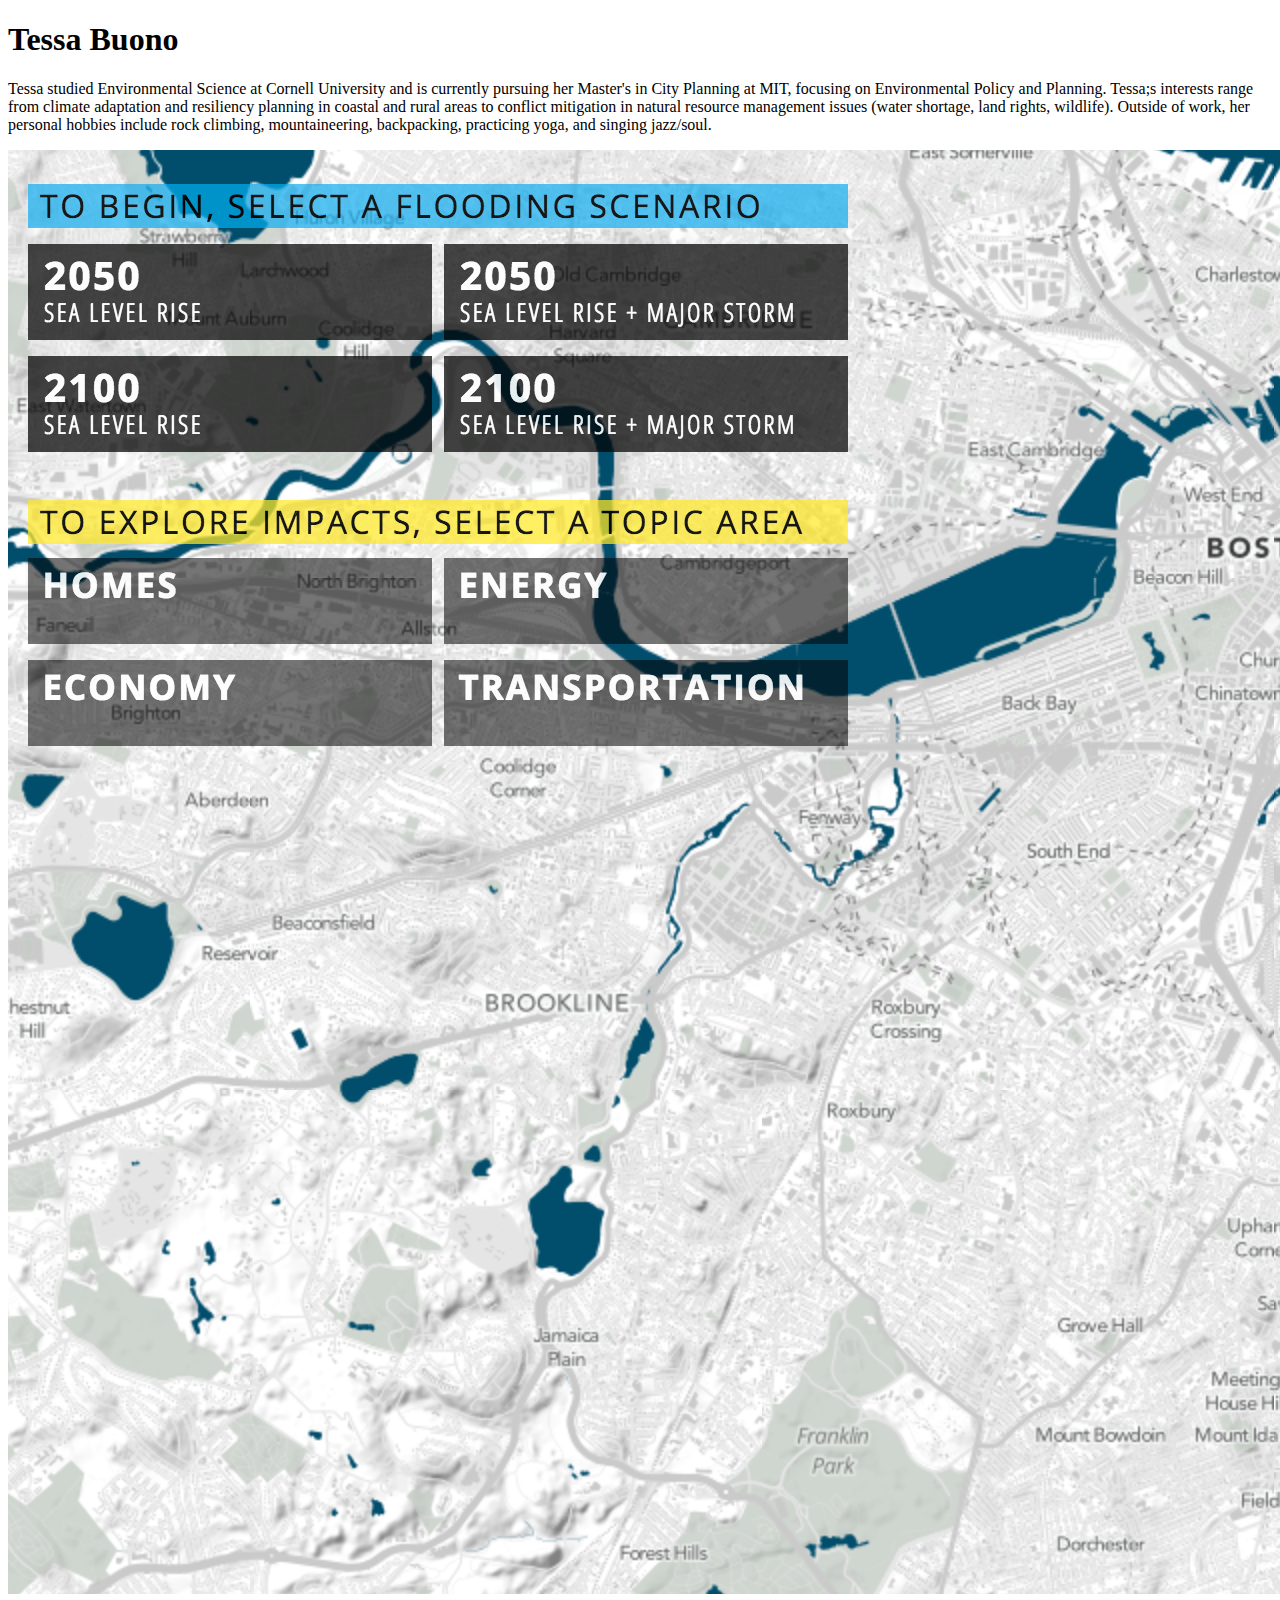
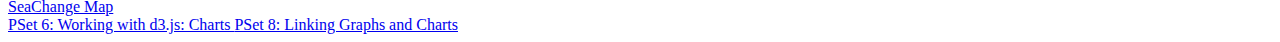
<file: index.html>
<!-- tells the browser that it should expect html -->
<!DOCTYPE html>
<!-- opening html tag identifies the contained text as html and tells the browser and search engines that the page is in English -->
<html lang="en">
<!-- head element, bounded by <head> tags, contains metadata and links to external files -->
<head>
	<!-- metadata identifying how characters are encoded. There are many ways to encode text, but UTF-8 standard in web development. -->
	<meta charset="utf-8">
	<!-- Creates a title that is displayed in the browser's title bar, search engine results, etc. but not in the page body -->
	<title>Hello World</title>
<!-- closes the head element-->
</head>
<!-- the body element contains content that is displayed in the browser window -->
<body>
	<!-- create a header -->
	<h1>Tessa Buono</h1>
	<!-- create a paragraph -->
	<p>Tessa studied Environmental Science at Cornell University and is currently pursuing her Master's in City Planning at MIT, focusing on Environmental Policy and Planning. Tessa;s interests range from climate adaptation and resiliency planning in coastal and rural areas to conflict mitigation in natural resource management issues (water shortage, land rights, wildlife). Outside of work, her personal hobbies include rock climbing, mountaineering, backpacking, practicing yoga, and singing jazz/soul.</p>
	<img src="sasaki_map.png"/>
	<a href="http://seachange.sasaki.com/map"> SeaChange Map </a>
<!-- end the document body -->


<div></div>
<a href="index0.html"> PSet 6: Working with d3.js: Charts </a>

<a href="index4.html"> PSet 8: Linking Graphs and Charts </a>

</body>
<!-- end the html file  -->
</html>
</file>
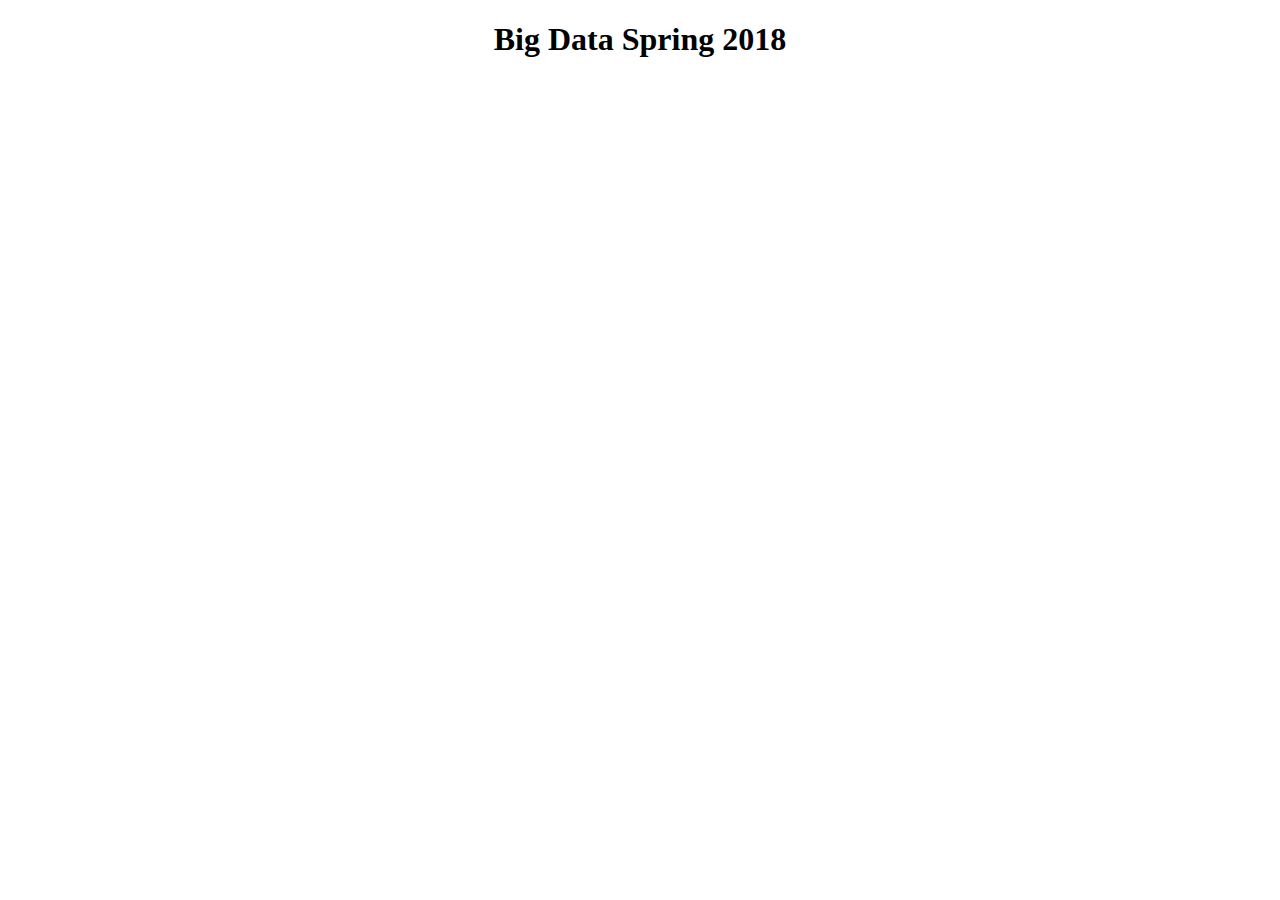
<file: big-data/index.html>
  <!DOCTYPE html>
    <html lang="en">                                                                                                                                                                                                                                                                                               
<!-- document object model - html is very nested, like a family tree-->

  <head>
    <meta charset = "utf-8">
    <title>Big Data Spring 2018 </title>
    <!-- this title does not show on website, but as name of page on browser -->
    <link href = "css/main.css" rel="stylesheet"/>
    <script>
      var data = 5;
      console.log(data);
      </script>
  </head>
  <!-- where you put metadata - titles etc -->


    <h1>Big Data Spring 2018</h1>
    <div>

<meta charset="utf-8">
<body>
<script src="//d3js.org/d3.v3.min.js"></script>
<script>

var width = 960,
    height = 500;

var nodes = d3.range(200).map(function() { return {radius: Math.random() * 12 + 4}; }),
    root = nodes[0];

root.radius = 0;
root.fixed = true;

var force = d3.layout.force()
    .gravity(0.05)
    .charge(function(d, i) { return i ? 0 : -2000; })
    .nodes(nodes)
    .size([width, height]);

force.start();

var canvas = d3.select("body").append("canvas")
    .attr("width", width)
    .attr("height", height);

var context = canvas.node().getContext("2d");

force.on("tick", function(e) {
  var q = d3.geom.quadtree(nodes),
      i,
      d,
      n = nodes.length;

  for (i = 1; i < n; ++i) q.visit(collide(nodes[i]));

  context.clearRect(0, 0, width, height);
  context.fillStyle = "#cd557e";
  context.beginPath();
  for (i = 1; i < n; ++i) {
    d = nodes[i];
    context.moveTo(d.x, d.y);
    context.arc(d.x, d.y, d.radius, 0, 2 * Math.PI);
  }
  context.fill();
});

canvas.on("mousemove", function() {
  var p1 = d3.mouse(this);
  root.px = p1[0];
  root.py = p1[1];
  force.resume();
});

function collide(node) {
  var r = node.radius + 16,
      nx1 = node.x - r,
      nx2 = node.x + r,
      ny1 = node.y - r,
      ny2 = node.y + r;
  return function(quad, x1, y1, x2, y2) {
    if (quad.point && (quad.point !== node)) {
      var x = node.x - quad.point.x,
          y = node.y - quad.point.y,
          l = Math.sqrt(x * x + y * y),
          r = node.radius + quad.point.radius;
      if (l < r) {
        l = (l - r) / l * .5;
        node.x -= x *= l;
        node.y -= y *= l;
        quad.point.x += x;
        quad.point.y += y;
      }
    }
    return x1 > nx2 || x2 < nx1 || y1 > ny2 || y2 < ny1;
  };
}

</script>
      <!-- div is a way of dividing content into a chunk -->
      <!-- <p class = "body_text">Hello! Hello, hello.</p> -->
      <!-- <a href = "" class = "my_links" id = "unique_link">Link!</a> -->
      <!-- <img src = "images/spongebob.jpg"/> -->
      <!-- you do not need to close out an image, aka called a void element  -->
      <!-- <p class = "body_text" id= "special">Hello! Hello, hello.</p> -->
      <!-- <a href = "http://google.com" class = "body_text" >Hello! Hello, hello.</p> -->

  </body>
  <!-- where you put things you want to show on webpage -->
</html>
</file>
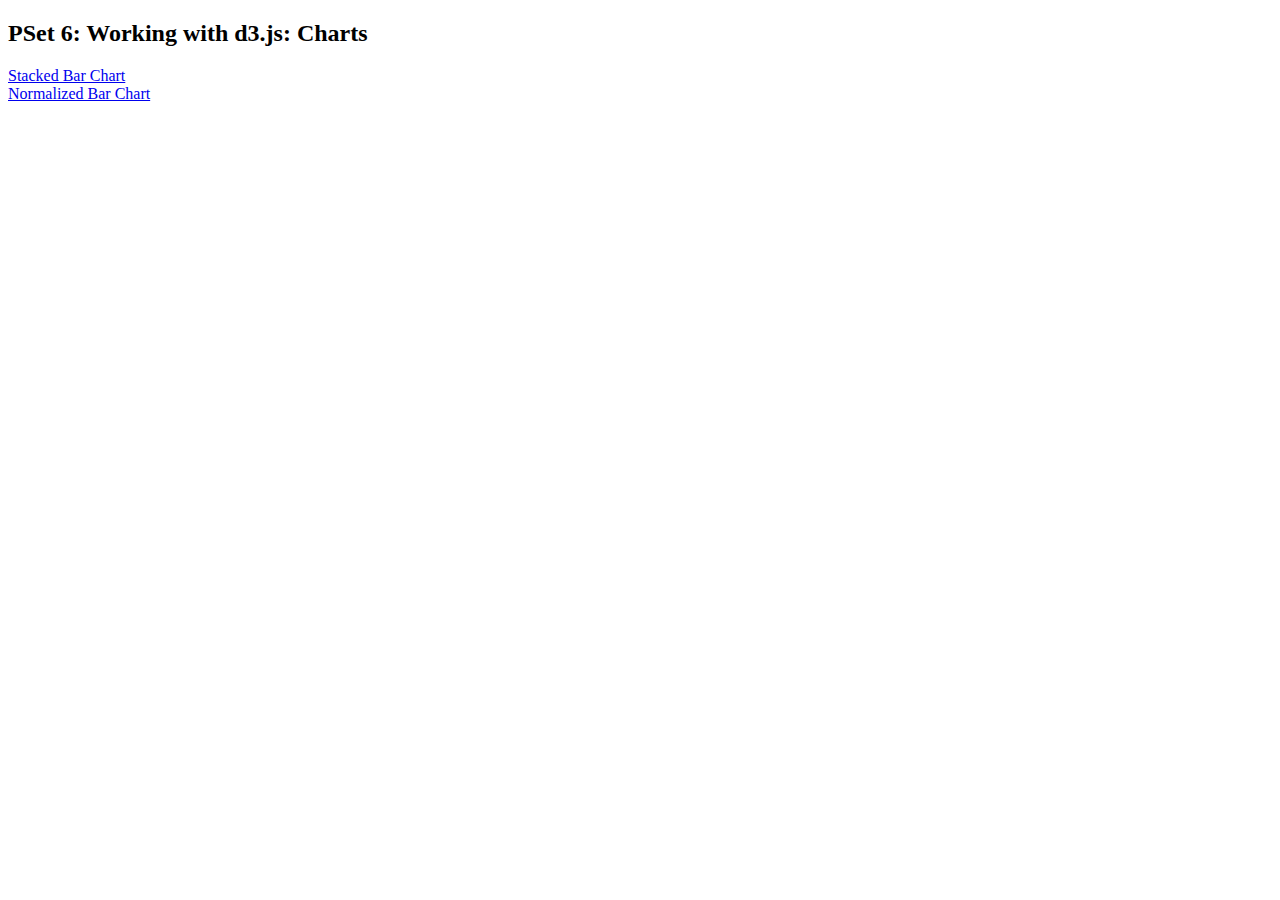
<file: index0.html>
<!DOCTYPE html>
<html lang="en">


<h2> PSet 6: Working with d3.js: Charts </h2>

<a href="index1.html"> Stacked Bar Chart </a>
<div></div>
<a href="index2.html"> Normalized Bar Chart </a>

<!-- </body> -->
</file>
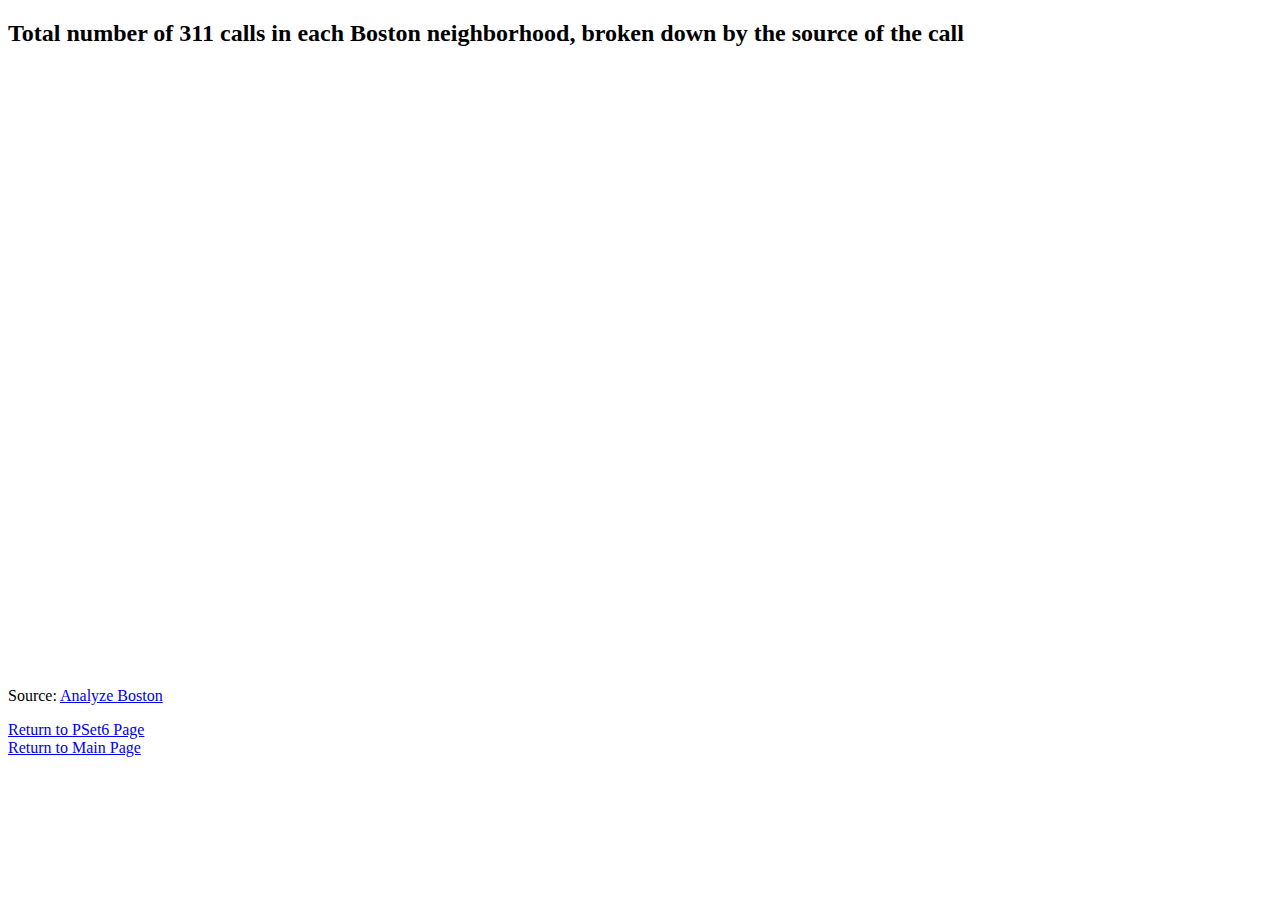
<file: index1.html>
<!DOCTYPE html>
<html lang="en">


<!-- <body> -->
	<h2>Total number of 311 calls in each Boston neighborhood, broken down by the source of the call</h2>
<!-- </body> -->

</style>
<!-- <body> -->
	<!-- <h2>Normalized Stacked Bar Charts of 311 Sources</h2> -->


<svg width="960" height="600"></svg>
<script src="https://d3js.org/d3.v4.min.js"></script>
<script>
// not only an svg, but an svg of a certain class. trying to create multiple svgs
// html ids, html classes.

// var chart1 = d3.select("body")
//     .append("svg")
//
// 		<div id="area1"></div>
// 		<div id="area2"></div>

var svg = d3.select("svg"),
    margin = {top: 20, right: 20, bottom: 150, left: 40},
    width = +svg.attr("width") - margin.left - margin.right,
    height = +svg.attr("height") - margin.top - margin.bottom,
    g = svg.append("g").attr("transform", "translate(" + margin.left + "," + margin.top + ")");

var x = d3.scaleBand()
    .rangeRound([0, width])
    .paddingInner(0.05)
    .align(0.1);

var y = d3.scaleLinear()
    .rangeRound([height, 0]);

var z = d3.scaleOrdinal()
    .range(["#98abc5", "#8a89a6", "#7b6888", "#6b486b", "#a05d56", "#d0743c", "#ff8c00"]);

d3.csv("data/neigh_311.csv", function(d, i, columns) {
  for (i = 1, t = 0; i < columns.length; ++i) {
    t += d[columns[i]] = +d[columns[i]];
  }
  d.total = t;
  return d;
}, function(error, data) {
  if (error) throw error;

  var keys = data.columns.slice(1);

  data.sort(function(a, b) { return b.total - a.total; });
  x.domain(data.map(function(d) { return d.Name; }));
  y.domain([0, d3.max(data, function(d) { return d.total; })]).nice();
  z.domain(keys);

  g.append("g")
    .selectAll("g")
    .data(d3.stack().keys(keys)(data))
    .enter().append("g")
      .attr("fill", function(d) { return z(d.key); })
    .selectAll("rect")
    .data(function(d) { return d; })
    .enter().append("rect")
      .attr("x", function(d) { return x(d.data.Name); })
      .attr("y", function(d) { return y(d[1]); })
      .attr("height", function(d) { return y(d[0]) - y(d[1]); })
      .attr("width", x.bandwidth());

  g.append("g")
      .attr("class", "axis")
      .attr("transform", "translate(0," + height + ")")
      .call(d3.axisBottom(x))
      .selectAll("text")
        .style("text-anchor", "end")
        .attr("dx", "-.8em")
        .attr("dy", ".15em")
        .attr("transform", "rotate(-65)");;;

  g.append("g")
      .attr("class", "axis")
      .call(d3.axisLeft(y).ticks(null, "s"))
    .append("text")
      .attr("x", 2)
      .attr("y", y(y.ticks().pop()) + 0.5)
      .attr("dy", "0.32em")
      .attr("fill", "#000")
      .attr("font-weight", "bold")
      .attr("text-anchor", "start")
      .text("Population");

  var legend = g.append("g")
      .attr("font-family", "sans-serif")
      .attr("font-size", 10)
      .attr("text-anchor", "end")
    .selectAll("g")
    .data(keys.slice().reverse())
    .enter().append("g")
      .attr("transform", function(d, i) { return "translate(0," + i * 20 + ")"; });

  legend.append("rect")
      .attr("x", width - 19)
      .attr("width", 19)
      .attr("height", 19)
      .attr("fill", z);

  legend.append("text")
      .attr("x", width - 24)
      .attr("y", 9.5)
      .attr("dy", "0.32em")
      .text(function(d) { return d; });
});

</script>



	<p>Source:  <a href="https://data.boston.gov/dataset/311-service-requests"> Analyze Boston </a> </p>
<div> </div>
<a href="index0.html"> Return to PSet6 Page </a>

<div> </div>
<a href="index.html"> Return to Main Page </a>

<!-- </body> -->
</file>
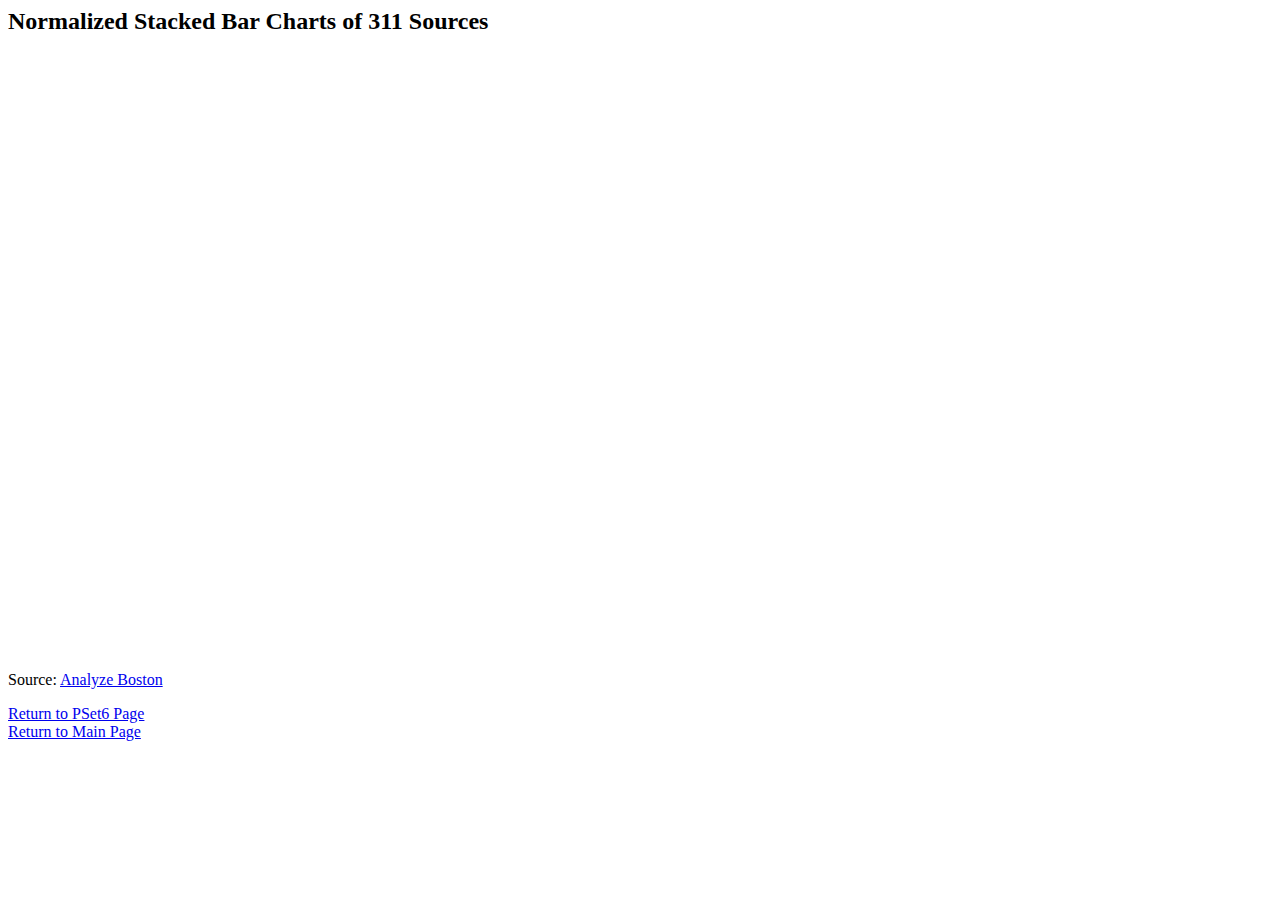
<file: index2.html>
<!-- <!DOCTYPE html>
<meta charset="utf-8">
<style>

.bar {
  fill: steelblue;
}
put them into two diff pages

.axis path {
  display: none;
} -->
<div>
  <h2>Normalized Stacked Bar Charts of 311 Sources</h2>

</style>
<svg width="960" height="600"></svg>
<script src="//d3js.org/d3.v4.min.js"></script>
<script>

// var chart2 = d3.select("#area2")
//     .append("svg")
var svg = d3.select("svg"),
    margin = {top: 20, right: 120, bottom: 150, left: 40},
    width = +svg.attr("width") - margin.left - margin.right,
    height = +svg.attr("height") - margin.top - margin.bottom,
    g = svg.append("g").attr("transform", "translate(" + margin.left + "," + margin.top + ")");

var x = d3.scaleBand()
    .rangeRound([0, width])
    .padding(0.1)
    .align(0.1);

var y = d3.scaleLinear()
    .rangeRound([height, 0]);

var z = d3.scaleOrdinal()
    .range(["#98abc5", "#8a89a6", "#7b6888", "#6b486b", "#a05d56", "#d0743c", "#ff8c00"]);

var stack = d3.stack()
    .offset(d3.stackOffsetExpand);

d3.csv("data/neigh_311.csv", type, function(error, data) {
  if (error) throw error;

  data.sort(function(a, b) { return b[data.columns[1]] / b.total - a[data.columns[1]] / a.total; });

  x.domain(data.map(function(d) { return d.Name; }));
  z.domain(data.columns.slice(1));

  var serie = g.selectAll(".serie")
    .data(stack.keys(data.columns.slice(1))(data))
    .enter().append("g")
      .attr("class", "serie")
      .attr("fill", function(d) { return z(d.key); });

  serie.selectAll("rect")
    .data(function(d) { return d; })
    .enter().append("rect")
      .attr("x", function(d) { return x(d.data.Name); })
      .attr("y", function(d) { return y(d[1]); })
      .attr("height", function(d) { return y(d[0]) - y(d[1]); })
      .attr("width", x.bandwidth());

  g.append("g")
      .attr("class", "axis axis--x")
      .attr("transform", "translate(0," + height + ")")
      .call(d3.axisBottom(x))
      .selectAll("text")
        .style("text-anchor", "end")
        .attr("dx", "-.8em")
        .attr("dy", ".15em")
        .attr("transform", "rotate(-65)");;

  g.append("g")
      .attr("class", "axis axis--y")
      .call(d3.axisLeft(y).ticks(10, "%"));

  var legend = serie.append("g")
      .attr("class", "legend")
      .attr("transform", function(d) { var d = d[d.length - 1]; console.log(d); return "translate(" + (x(d.data.Name) + x.bandwidth()) + "," + ((y(d[0]) + y(d[1])) / 2) + ")"; });
//change a variable name here
  legend.append("line")
      .attr("x1", -6)
      .attr("x2", 6)
      .attr("stroke", "#000");

  legend.append("text")
      .attr("x", 9)
      .attr("dy", "0.35em")
      .attr("fill", "#000")
      .style("font", "10px sans-serif")
      .text(function(d) { return d.key; });
});

function type(d, i, columns) {
  for (i = 1, t = 0; i < columns.length; ++i) {t += d[columns[i]] = +d[columns[i]];}
  d.total = t;
  return d;
}

</script>
</div>


	<p>Source:  <a href="https://data.boston.gov/dataset/311-service-requests"> Analyze Boston </a> </p>
<div> </div>

<a href="index0.html"> Return to PSet6 Page </a>
<div> </div>
<a href="index.html"> Return to Main Page </a>
</file>
<file: big-data/css/main.css>
/* style sheet */

body {
  text-align: center;
}

.body_text {
  font-size: 48px;
}

#special {
  background-color: #ff0000
  /*or could use rgb (255, 0, 0) - full red, no green, no blue*/
}

/* CSS Pseudo-class  */
a:hover{
  color: rgb(255, 0, 0);
/* when you hover over a link, it goes red*/

}
</file>
